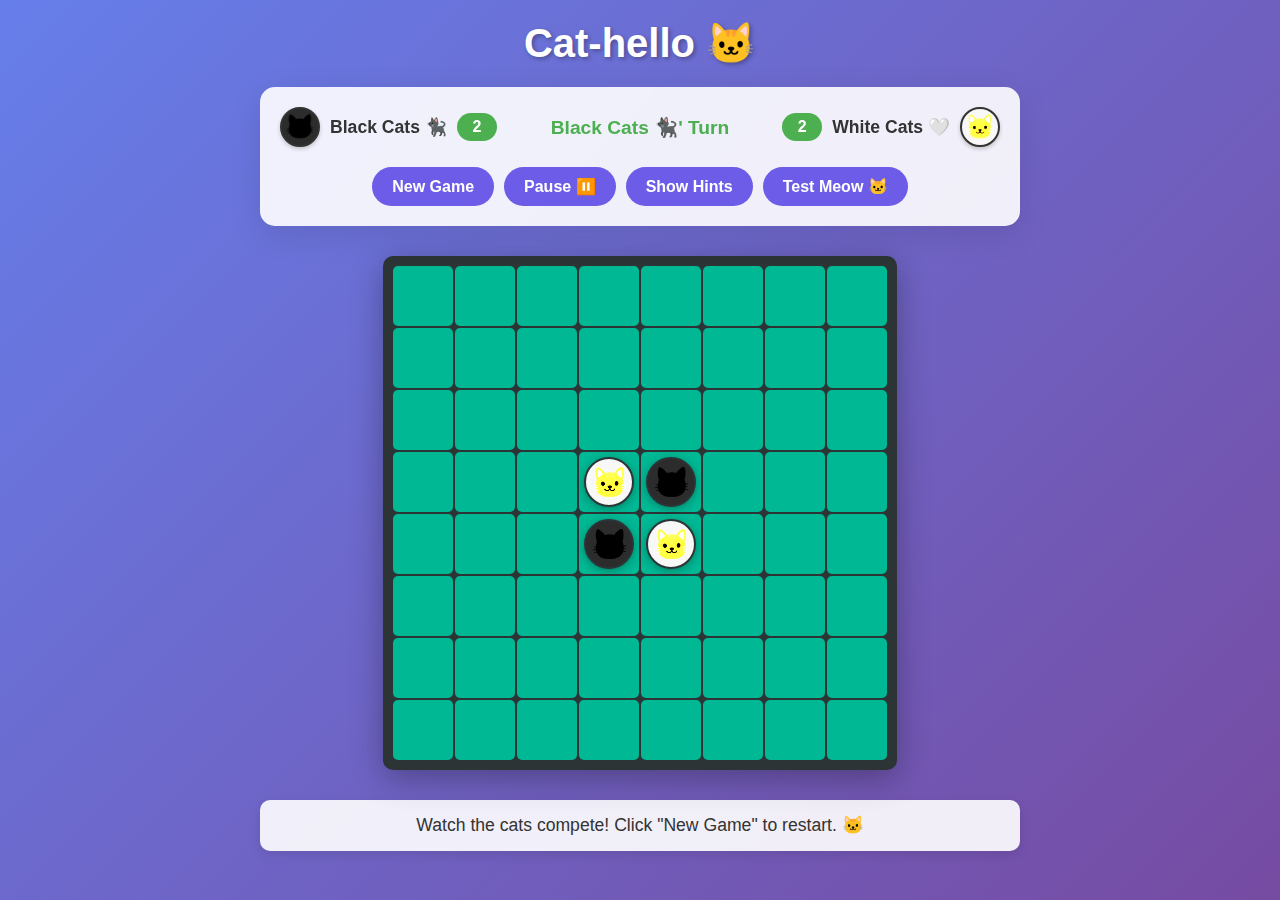
<file: index.html>
<!DOCTYPE html>
<html lang="en">
<head>
    <meta charset="UTF-8">
    <meta name="viewport" content="width=device-width, initial-scale=1.0">
    <title>Cat-hello Game - AI vs AI 🐱</title>
    <link rel="stylesheet" href="styles.css">
</head>
<body>
    <div class="container">
        <header>
            <h1>Cat-hello 🐱</h1>
            <div class="game-info">
                <div class="player-info">
                    <div class="player black">
                        <div class="piece black-piece"></div>
                        <span class="player-name">Black Cats 🐈‍⬛</span>
                        <span class="score" id="black-score">2</span>
                    </div>
                    <div class="turn-indicator" id="turn-indicator">
                        <span id="current-player">Black Cats' Turn</span>
                    </div>
                    <div class="player white">
                        <div class="piece white-piece"></div>
                        <span class="player-name">White Cats 🤍</span>
                        <span class="score" id="white-score">2</span>
                    </div>
                </div>
                <div class="game-controls">
                    <button id="new-game-btn" class="btn">New Game</button>
                    <button id="pause-btn" class="btn">Pause ⏸️</button>
                    <button id="hint-btn" class="btn">Show Hints</button>
                    <button id="test-audio-btn" class="btn">Test Meow 🐱</button>
                </div>
            </div>
        </header>

        <main>
            <div class="game-board-container">
                <div class="game-board" id="game-board">
                    <!-- Board cells will be generated by JavaScript -->
                </div>
            </div>
            
            <div class="game-status">
                <div id="game-message" class="message">Watch the cats compete! Game starting... 🐾</div>
                <div id="game-over" class="game-over hidden">
                    <h2 id="winner-text"></h2>
                    <p id="final-score"></p>
                    <button id="play-again-btn" class="btn primary">Play Again</button>
                </div>
            </div>
        </main>
    </div>

    <script src="script.js?v=3.0"></script>
</body>
</html>
</file>
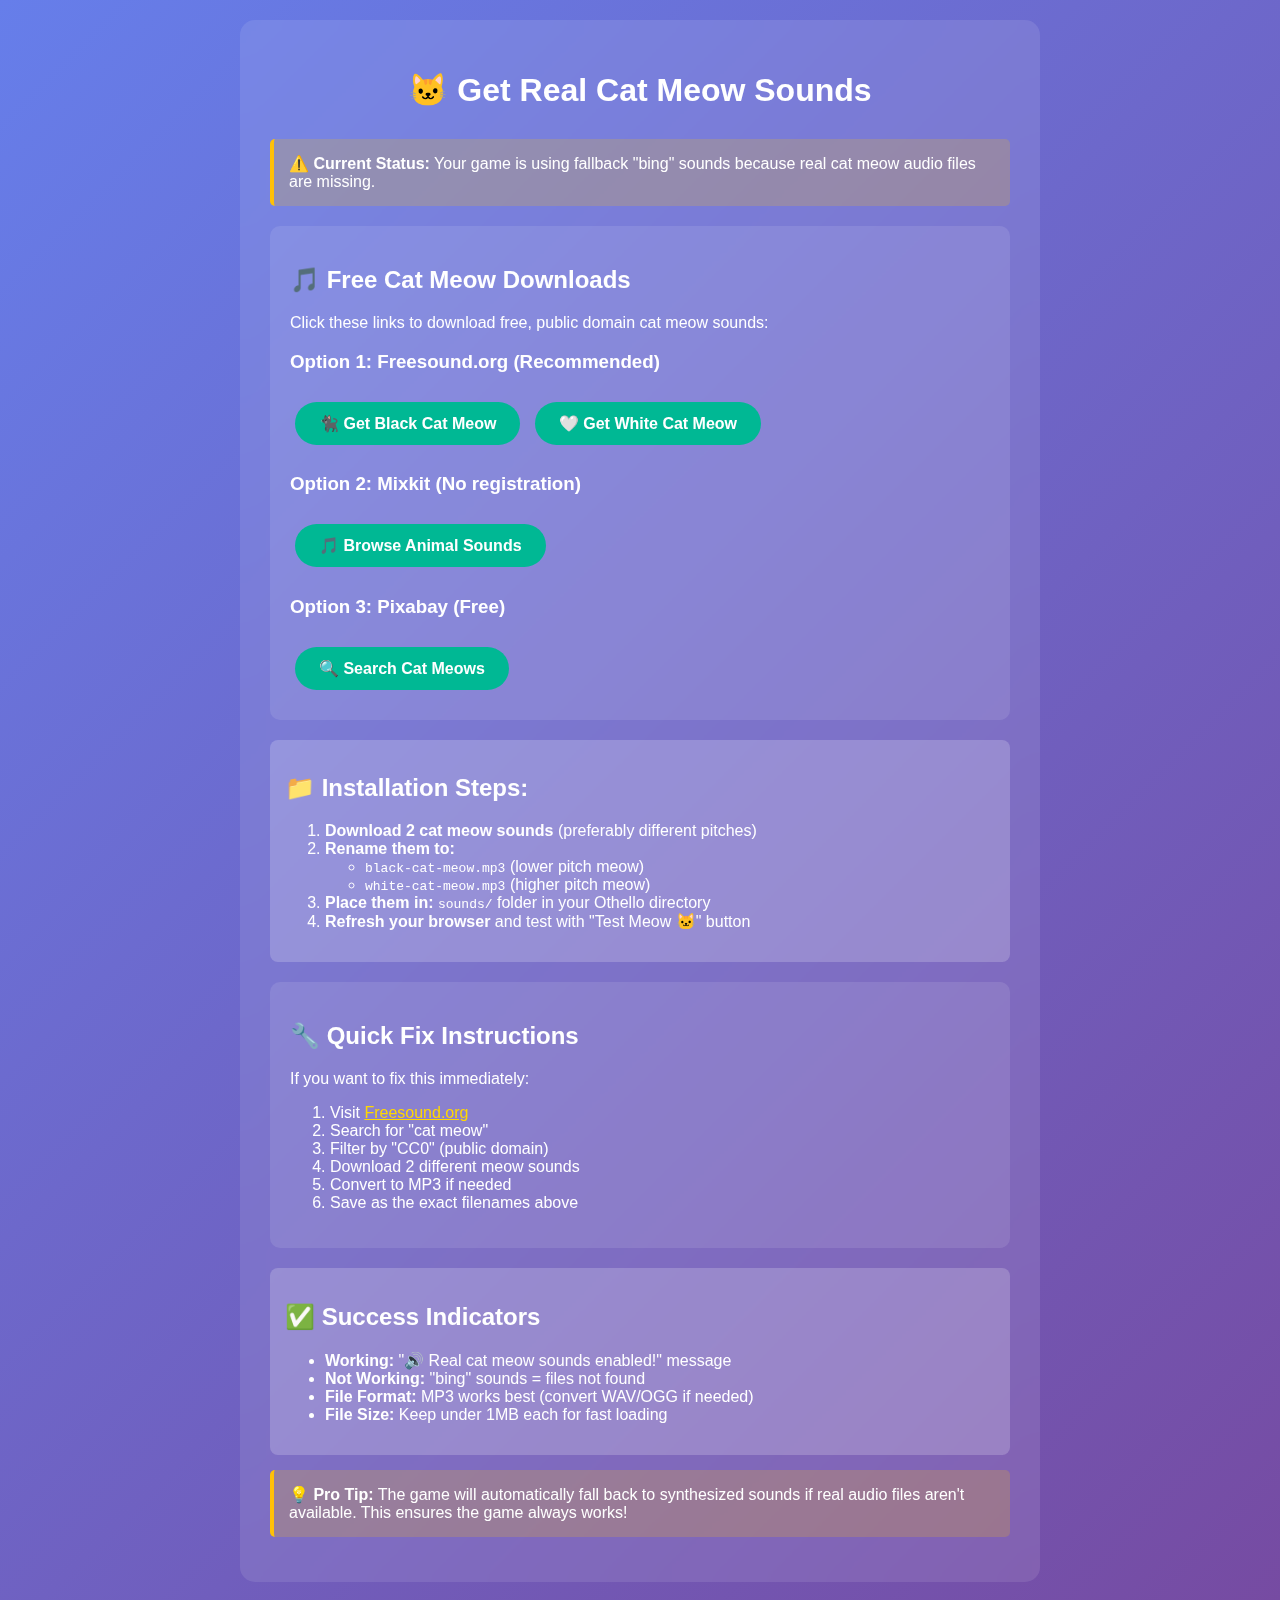
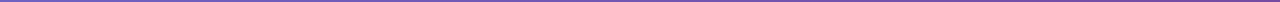
<file: get-cat-sounds.html>
<!DOCTYPE html>
<html lang="en">
<head>
    <meta charset="UTF-8">
    <meta name="viewport" content="width=device-width, initial-scale=1.0">
    <title>Download Cat Meow Sounds</title>
    <style>
        body {
            font-family: Arial, sans-serif;
            max-width: 800px;
            margin: 0 auto;
            padding: 20px;
            background: linear-gradient(135deg, #667eea 0%, #764ba2 100%);
            color: white;
        }
        .container {
            background: rgba(255, 255, 255, 0.1);
            padding: 30px;
            border-radius: 15px;
            backdrop-filter: blur(10px);
        }
        h1 { text-align: center; margin-bottom: 30px; }
        .download-section {
            background: rgba(255, 255, 255, 0.1);
            padding: 20px;
            margin: 20px 0;
            border-radius: 10px;
        }
        .download-btn {
            display: inline-block;
            padding: 12px 24px;
            background: #00b894;
            color: white;
            text-decoration: none;
            border-radius: 25px;
            margin: 10px 5px;
            font-weight: bold;
            transition: all 0.3s ease;
        }
        .download-btn:hover {
            background: #00a085;
            transform: translateY(-2px);
            box-shadow: 0 4px 12px rgba(0, 0, 0, 0.2);
        }
        .instructions {
            background: rgba(255, 255, 255, 0.2);
            padding: 15px;
            border-radius: 8px;
            margin: 15px 0;
        }
        .warning {
            background: rgba(255, 193, 7, 0.2);
            border-left: 4px solid #ffc107;
            padding: 15px;
            margin: 15px 0;
            border-radius: 5px;
        }
    </style>
</head>
<body>
    <div class="container">
        <h1>🐱 Get Real Cat Meow Sounds</h1>
        
        <div class="warning">
            <strong>⚠️ Current Status:</strong> Your game is using fallback "bing" sounds because real cat meow audio files are missing.
        </div>

        <div class="download-section">
            <h2>🎵 Free Cat Meow Downloads</h2>
            <p>Click these links to download free, public domain cat meow sounds:</p>
            
            <h3>Option 1: Freesound.org (Recommended)</h3>
            <a href="https://freesound.org/people/InspectorJ/sounds/339326/" target="_blank" class="download-btn">
                🐈‍⬛ Get Black Cat Meow
            </a>
            <a href="https://freesound.org/people/InspectorJ/sounds/339325/" target="_blank" class="download-btn">
                🤍 Get White Cat Meow
            </a>
            
            <h3>Option 2: Mixkit (No registration)</h3>
            <a href="https://mixkit.co/free-sound-effects/animal/" target="_blank" class="download-btn">
                🎵 Browse Animal Sounds
            </a>
            
            <h3>Option 3: Pixabay (Free)</h3>
            <a href="https://pixabay.com/sound-effects/search/cat%20meow/" target="_blank" class="download-btn">
                🔍 Search Cat Meows
            </a>
        </div>

        <div class="instructions">
            <h2>📁 Installation Steps:</h2>
            <ol>
                <li><strong>Download 2 cat meow sounds</strong> (preferably different pitches)</li>
                <li><strong>Rename them to:</strong>
                    <ul>
                        <li><code>black-cat-meow.mp3</code> (lower pitch meow)</li>
                        <li><code>white-cat-meow.mp3</code> (higher pitch meow)</li>
                    </ul>
                </li>
                <li><strong>Place them in:</strong> <code>sounds/</code> folder in your Othello directory</li>
                <li><strong>Refresh your browser</strong> and test with "Test Meow 🐱" button</li>
            </ol>
        </div>

        <div class="download-section">
            <h2>🔧 Quick Fix Instructions</h2>
            <p>If you want to fix this immediately:</p>
            <ol>
                <li>Visit <a href="https://freesound.org" target="_blank" style="color: #ffd700;">Freesound.org</a></li>
                <li>Search for "cat meow"</li>
                <li>Filter by "CC0" (public domain)</li>
                <li>Download 2 different meow sounds</li>
                <li>Convert to MP3 if needed</li>
                <li>Save as the exact filenames above</li>
            </ol>
        </div>

        <div class="instructions">
            <h2>✅ Success Indicators</h2>
            <ul>
                <li><strong>Working:</strong> "🔊 Real cat meow sounds enabled!" message</li>
                <li><strong>Not Working:</strong> "bing" sounds = files not found</li>
                <li><strong>File Format:</strong> MP3 works best (convert WAV/OGG if needed)</li>
                <li><strong>File Size:</strong> Keep under 1MB each for fast loading</li>
            </ul>
        </div>

        <div class="warning">
            <strong>💡 Pro Tip:</strong> The game will automatically fall back to synthesized sounds if real audio files aren't available. This ensures the game always works!
        </div>
    </div>
</body>
</html>
</file>
<file: styles.css>
/* Reset and base styles */
* {
    margin: 0;
    padding: 0;
    box-sizing: border-box;
}

body {
    font-family: 'Segoe UI', Tahoma, Geneva, Verdana, sans-serif;
    background: linear-gradient(135deg, #667eea 0%, #764ba2 100%);
    min-height: 100vh;
    color: #333;
}

.container {
    max-width: 800px;
    margin: 0 auto;
    padding: 20px;
}

/* Header styles */
header {
    text-align: center;
    margin-bottom: 30px;
}

h1 {
    color: white;
    font-size: 2.5rem;
    margin-bottom: 20px;
    text-shadow: 2px 2px 4px rgba(0, 0, 0, 0.3);
}

.game-info {
    background: rgba(255, 255, 255, 0.9);
    border-radius: 15px;
    padding: 20px;
    box-shadow: 0 8px 32px rgba(0, 0, 0, 0.1);
    backdrop-filter: blur(10px);
}

.player-info {
    display: flex;
    justify-content: space-between;
    align-items: center;
    margin-bottom: 20px;
}

.player {
    display: flex;
    align-items: center;
    gap: 10px;
    flex: 1;
}

.player.white {
    flex-direction: row-reverse;
}

.piece {
    width: 40px;
    height: 40px;
    border-radius: 50%;
    border: 2px solid #333;
    box-shadow: 0 2px 4px rgba(0, 0, 0, 0.2);
    display: flex;
    align-items: center;
    justify-content: center;
    font-size: 24px;
}

.black-piece {
    background: #2c2c2c;
}

.black-piece::after {
    content: "🐱";
    filter: brightness(0) saturate(100%);
}

.white-piece {
    background: #f8f8f8;
}

.white-piece::after {
    content: "🐱";
    filter: brightness(2) saturate(100%);
}

.player-name {
    font-weight: bold;
    font-size: 1.1rem;
}

.score {
    background: #4CAF50;
    color: white;
    padding: 5px 10px;
    border-radius: 20px;
    font-weight: bold;
    min-width: 40px;
    text-align: center;
}

.turn-indicator {
    flex: 1;
    text-align: center;
    font-size: 1.2rem;
    font-weight: bold;
    color: #4CAF50;
}

.game-controls {
    display: flex;
    gap: 10px;
    justify-content: center;
}

/* Button styles */
.btn {
    padding: 10px 20px;
    border: none;
    border-radius: 25px;
    font-size: 1rem;
    font-weight: 600;
    cursor: pointer;
    transition: all 0.3s ease;
    background: #6c5ce7;
    color: white;
}

.btn:hover {
    background: #5a4fcf;
    transform: translateY(-2px);
    box-shadow: 0 4px 12px rgba(0, 0, 0, 0.2);
}

.btn.primary {
    background: #00b894;
}

.btn.primary:hover {
    background: #00a085;
}

.btn.resume {
    background: #00b894;
    animation: pulse 2s infinite;
}

.btn.resume:hover {
    background: #00a085;
}

@keyframes pulse {
    0% {
        box-shadow: 0 0 0 0 rgba(0, 184, 148, 0.7);
    }
    70% {
        box-shadow: 0 0 0 10px rgba(0, 184, 148, 0);
    }
    100% {
        box-shadow: 0 0 0 0 rgba(0, 184, 148, 0);
    }
}

/* Game board styles */
.game-board-container {
    display: flex;
    justify-content: center;
    margin-bottom: 30px;
}

.game-board {
    display: grid;
    grid-template-columns: repeat(8, 1fr);
    grid-template-rows: repeat(8, 1fr);
    gap: 2px;
    background: #2d3436;
    padding: 10px;
    border-radius: 10px;
    box-shadow: 0 8px 32px rgba(0, 0, 0, 0.3);
}

.cell {
    width: 60px;
    height: 60px;
    background: #00b894;
    border-radius: 5px;
    display: flex;
    justify-content: center;
    align-items: center;
    cursor: pointer;
    transition: all 0.2s ease;
    position: relative;
}

.cell:hover {
    background: #00a085;
}

.cell.valid-move {
    background: #fdcb6e;
    box-shadow: 0 0 10px rgba(253, 203, 110, 0.5);
}

.cell.valid-move:hover {
    background: #f39c12;
}

.cell-piece {
    width: 50px;
    height: 50px;
    border-radius: 50%;
    border: 2px solid #2d3436;
    transition: all 0.3s ease;
    box-shadow: 0 2px 8px rgba(0, 0, 0, 0.3);
    display: flex;
    align-items: center;
    justify-content: center;
    font-size: 30px;
    background: transparent;
}

.cell-piece.black {
    background: #2c2c2c;
}

.cell-piece.black::after {
    content: "🐱";
    filter: brightness(0) saturate(100%);
}

.cell-piece.white {
    background: #f8f8f8;
}

.cell-piece.white::after {
    content: "🐱";
    filter: brightness(2) saturate(100%);
}

.cell-piece.flipping {
    animation: flip 0.6s ease-in-out;
}

@keyframes flip {
    0% { transform: rotateY(0deg); }
    50% { transform: rotateY(90deg) scale(0.8); }
    100% { transform: rotateY(0deg); }
}

/* Game status styles */
.game-status {
    text-align: center;
}

.message {
    background: rgba(255, 255, 255, 0.9);
    padding: 15px;
    border-radius: 10px;
    font-size: 1.1rem;
    margin-bottom: 20px;
    box-shadow: 0 4px 12px rgba(0, 0, 0, 0.1);
}

.game-over {
    background: rgba(255, 255, 255, 0.95);
    padding: 30px;
    border-radius: 15px;
    box-shadow: 0 8px 32px rgba(0, 0, 0, 0.2);
}

.game-over h2 {
    color: #00b894;
    margin-bottom: 10px;
}

.game-over p {
    font-size: 1.1rem;
    margin-bottom: 20px;
}

.hidden {
    display: none;
}

/* Responsive design */
@media (max-width: 768px) {
    .container {
        padding: 10px;
    }
    
    h1 {
        font-size: 2rem;
    }
    
    .player-info {
        flex-direction: column;
        gap: 15px;
    }
    
    .player {
        justify-content: center;
    }
    
    .player.white {
        flex-direction: row;
    }
    
    .turn-indicator {
        order: -1;
    }
    
    .cell {
        width: 45px;
        height: 45px;
    }
    
    .cell-piece {
        width: 38px;
        height: 38px;
    }
    
    .game-controls {
        flex-direction: column;
        align-items: center;
    }
}

@media (max-width: 480px) {
    .cell {
        width: 35px;
        height: 35px;
    }
    
    .cell-piece {
        width: 28px;
        height: 28px;
    }
    
    .piece {
        width: 30px;
        height: 30px;
    }
}
</file>
